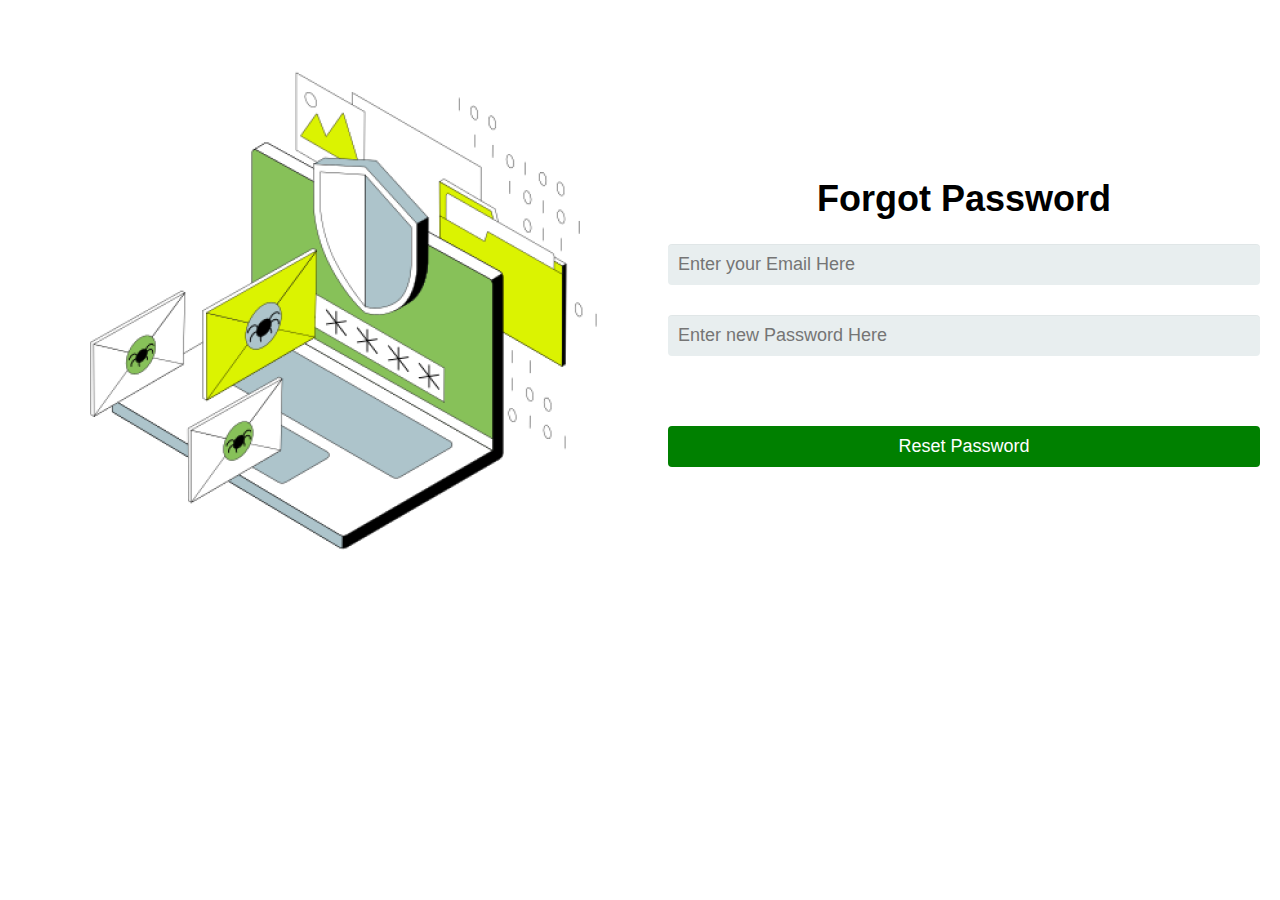
<file: loginnnn/forgotpass.html>
<!DOCTYPE html>
<html lang="en">
<head>
    <meta charset="UTF-8">
    <meta name="viewport" content="width=device-width, initial-scale=1.0">
    <title>Login</title>
    <link rel="stylesheet" href="style.css">
</head>
<body>
    <section class="login">
        <img src="Cybersecurity with password protection.png">
        <div>
            <form id="form" action="javascript:void(0)">
                <h1>Forgot Password</h1>
                <input type="email" id="email" placeholder="Enter your Email Here">
                <input type="password" id="password" placeholder="Enter new Password Here">
                <button type="submit" id="btn">Reset Password</button>
                <div id="result"></div>
            </form>
        </div>
    </section>
    <script src="forgotpass.js"></script>
</body>
</html>
</file>
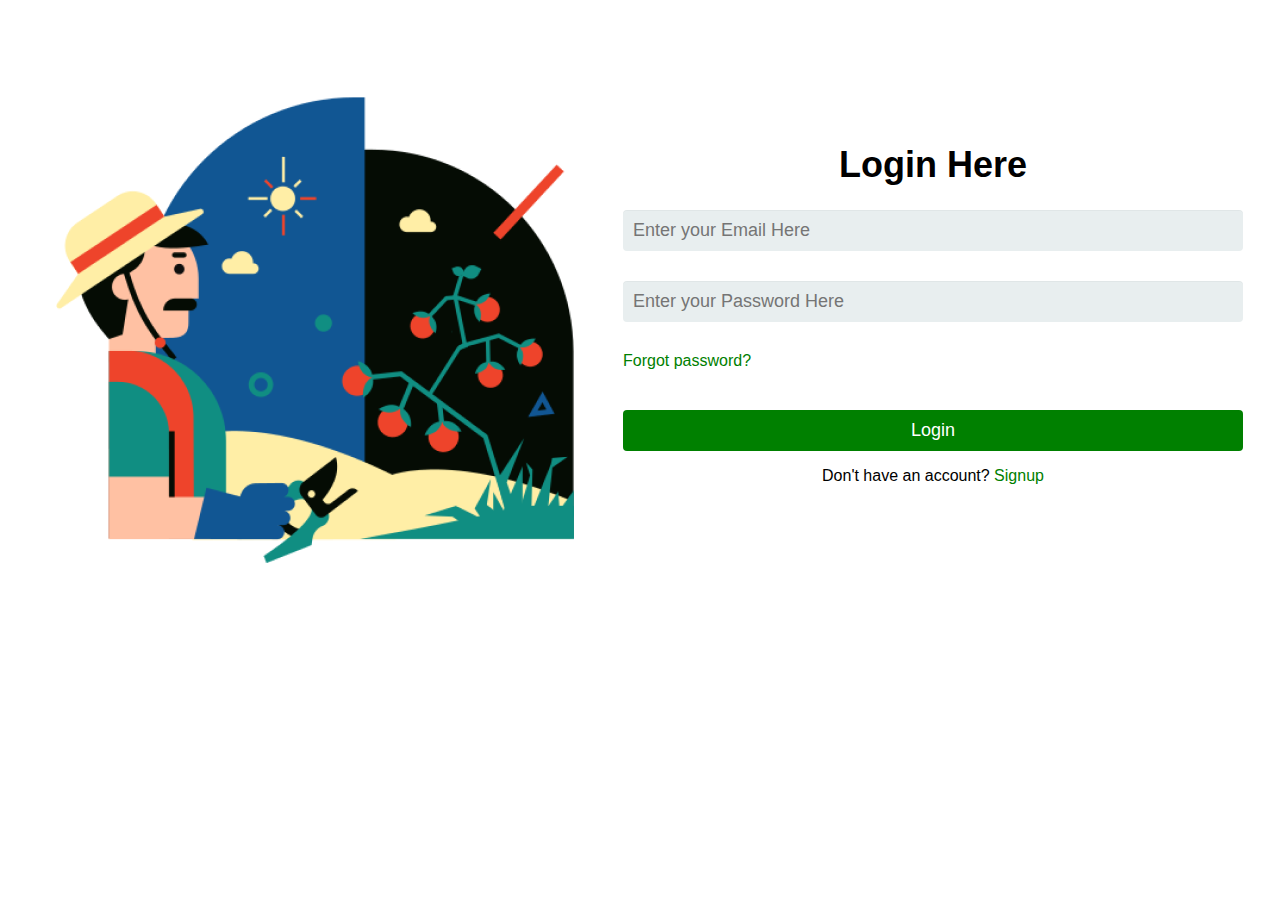
<file: loginnnn/login.html>
<!DOCTYPE html>
<html lang="en">
<head>
    <meta charset="UTF-8">
    <meta name="viewport" content="width=device-width, initial-scale=1.0">
    <title>Login</title>
    <link rel="stylesheet" href="style.css">
</head>
<body>
    <section class="login">
        <img src="Tomato harvest.png">
        <div>
            <form id="form" action="javascript:void(0)">
                <h1>Login Here</h1>
                <input type="email" id="email" placeholder="Enter your Email Here">
                <input type="password" id="password" placeholder="Enter your Password Here">
                <a href="forgotpass.html">Forgot password?</a>
                <button type="submit" id="btn">Login</button>
                <p>Don't have an account? <a href="register.html">Signup</a></p>
            </form>
        </div>
    </section>
    <script src="login.js"></script>
</body>
</html>
</file>
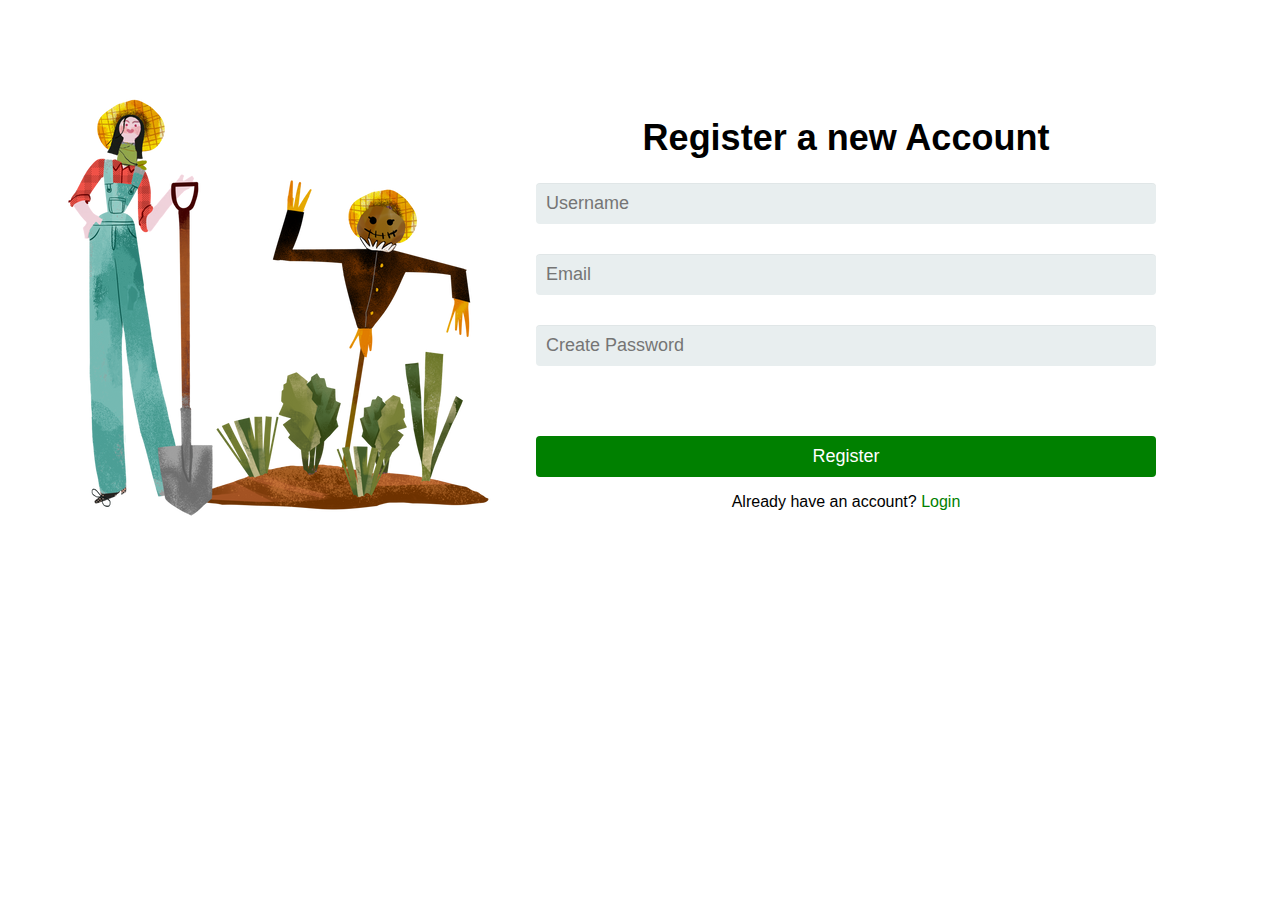
<file: loginnnn/register.html>
<!DOCTYPE html>
<html lang="en">
<head>
    <meta charset="UTF-8">
    <meta name="viewport" content="width=device-width, initial-scale=1.0">
    <title>Login</title>
    <link rel="stylesheet" href="style.css">
</head>
<body>
    <section class="login">
        <img src="Harvest.png">
        <div>
            <form id="form" action="javascript:void(0)">
                <h1>Register a new Account</h1>
                <input type="text" id="username" placeholder="Username">
                <input type="email" id="email" placeholder="Email">
                <input type="password" id="password" placeholder="Create Password">
                <button type="submit" id="btn">Register</button>
                <p>Already have an account? <a href="login.html">Login</a></p>
            </form>
        </div>
    </section>
    <script src="register.js"></script>
</body>
</html>
</file>
<file: loginnnn/style.css>
body {
    box-sizing: border-box;
    padding: 0;
    margin: 0;
    font-family: "Inter", sans-serif;
  }

.login {
    display: flex;
    height: 600px;
    padding: 10px 20px;
  }
  
  .login > div {
    width: 50%;
    display: flex;
    flex-direction: column;
    align-items: center;
    justify-content: center;
  }
  
  .login h1 {
    font-size: 36px;
    text-align: center;
  }
  
  .login > img {
    padding-left: 30px;
    padding-right: 30px;
    align-self: center;
  }

  input {
    background: rgba(255,255,255,.1);
	border: none;
	border-radius: 4px;
	font-size: 18px;
	margin: 0;
	outline: 0;
	padding: 10px;
	width: 100%;
	box-sizing: border-box; 
	-webkit-box-sizing: border-box;
	-moz-box-sizing: border-box; 
	background-color: #e8eeef;
	color:#8a97a0;
	-webkit-box-shadow: 0 1px 0 rgba(0,0,0,0.03) inset;
	box-shadow: 0 1px 0 rgba(0,0,0,0.03) inset;
	margin-bottom: 30px;
}

input:focus {
    background: #d2d9dd;
}

button {
    border-radius: 4px;
	padding: 10px 30px 10px 30px;
	color: #FFF;
	background: green;
	font-size: 18px;
	text-align: center;
	font-style: normal;
	width: 100%;
    margin-top: 40px;
    outline: none;
    border: none;
}

button:hover {
    background: darkgreen;
    cursor: pointer;
}

a{
    color: green;
    text-decoration: none;
  }
  a:hover{
    text-decoration: underline;
  }

p{
    text-align: center;
}

@media screen and (max-width:896px) {
  .login > img{
    width: 100%;
    max-width: 250px;
    height: auto;
  }
  form {
    width: 100%;
  }
}
</file>
